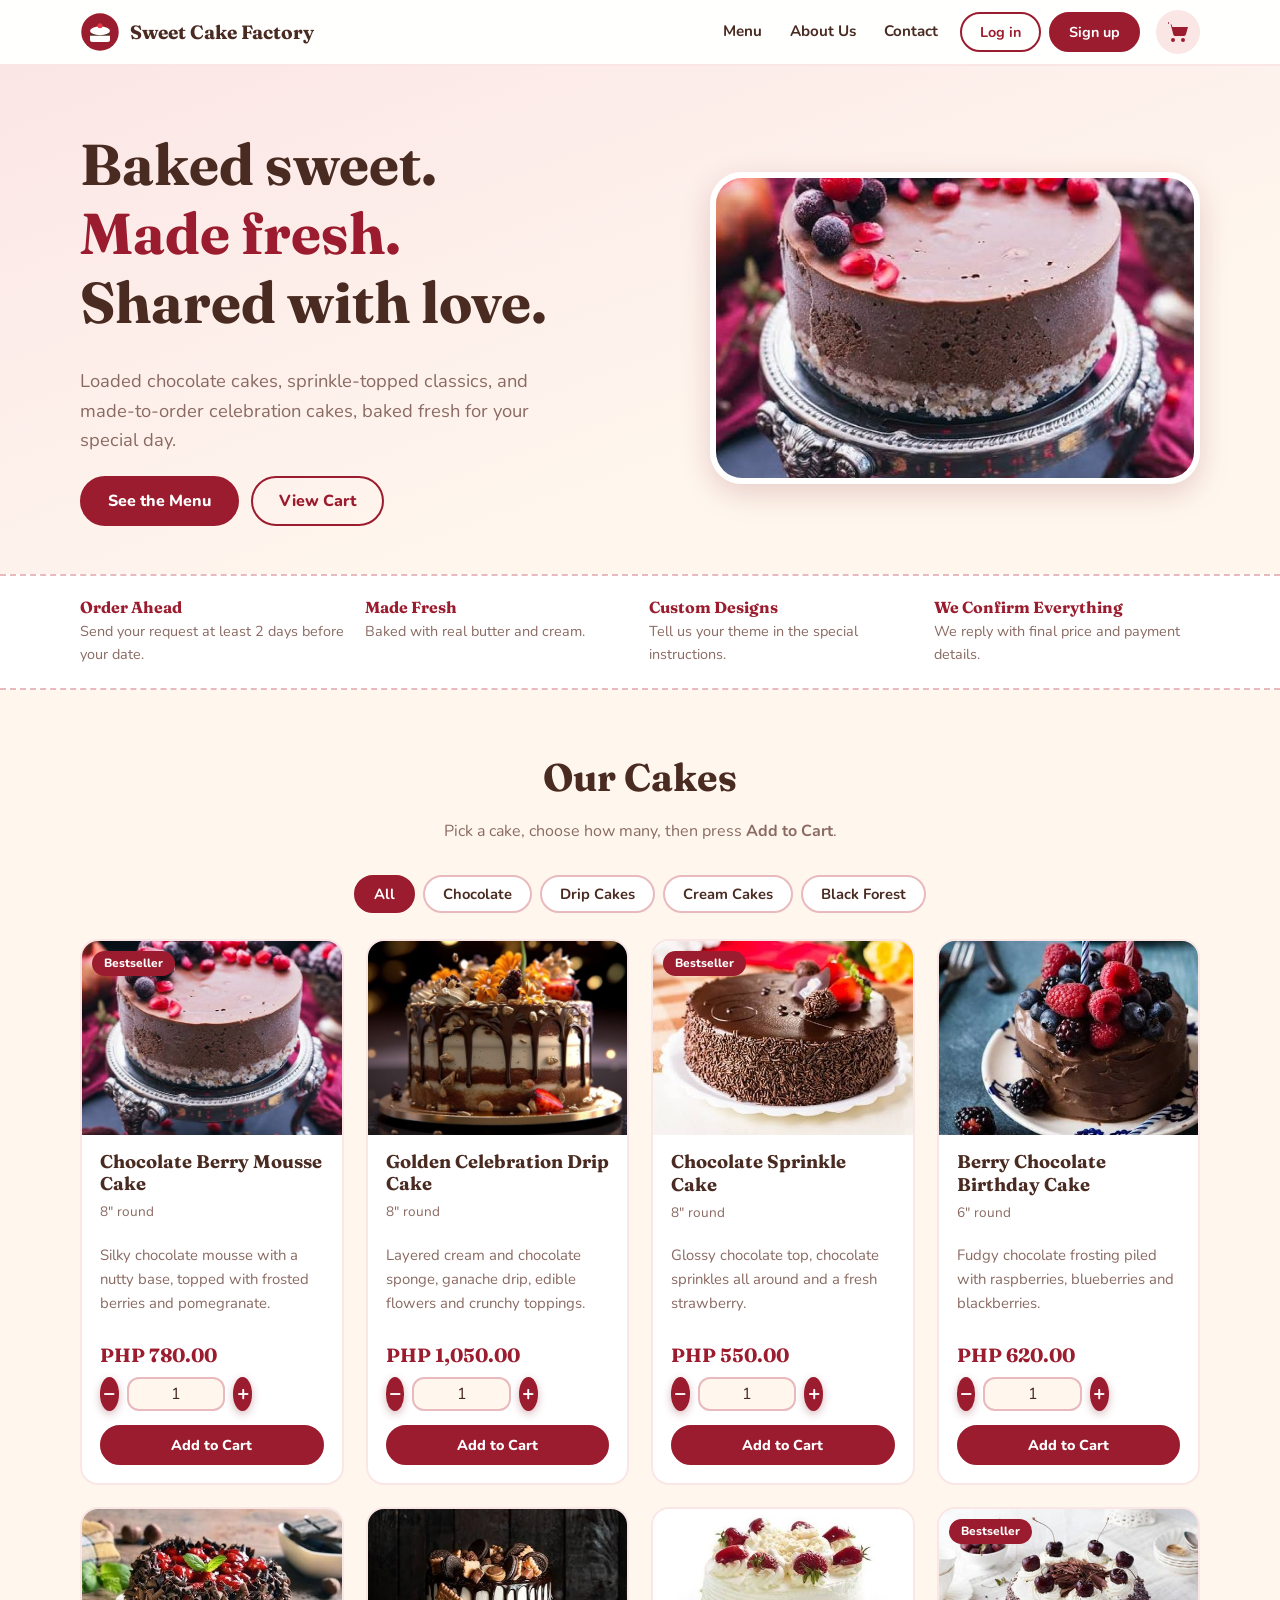
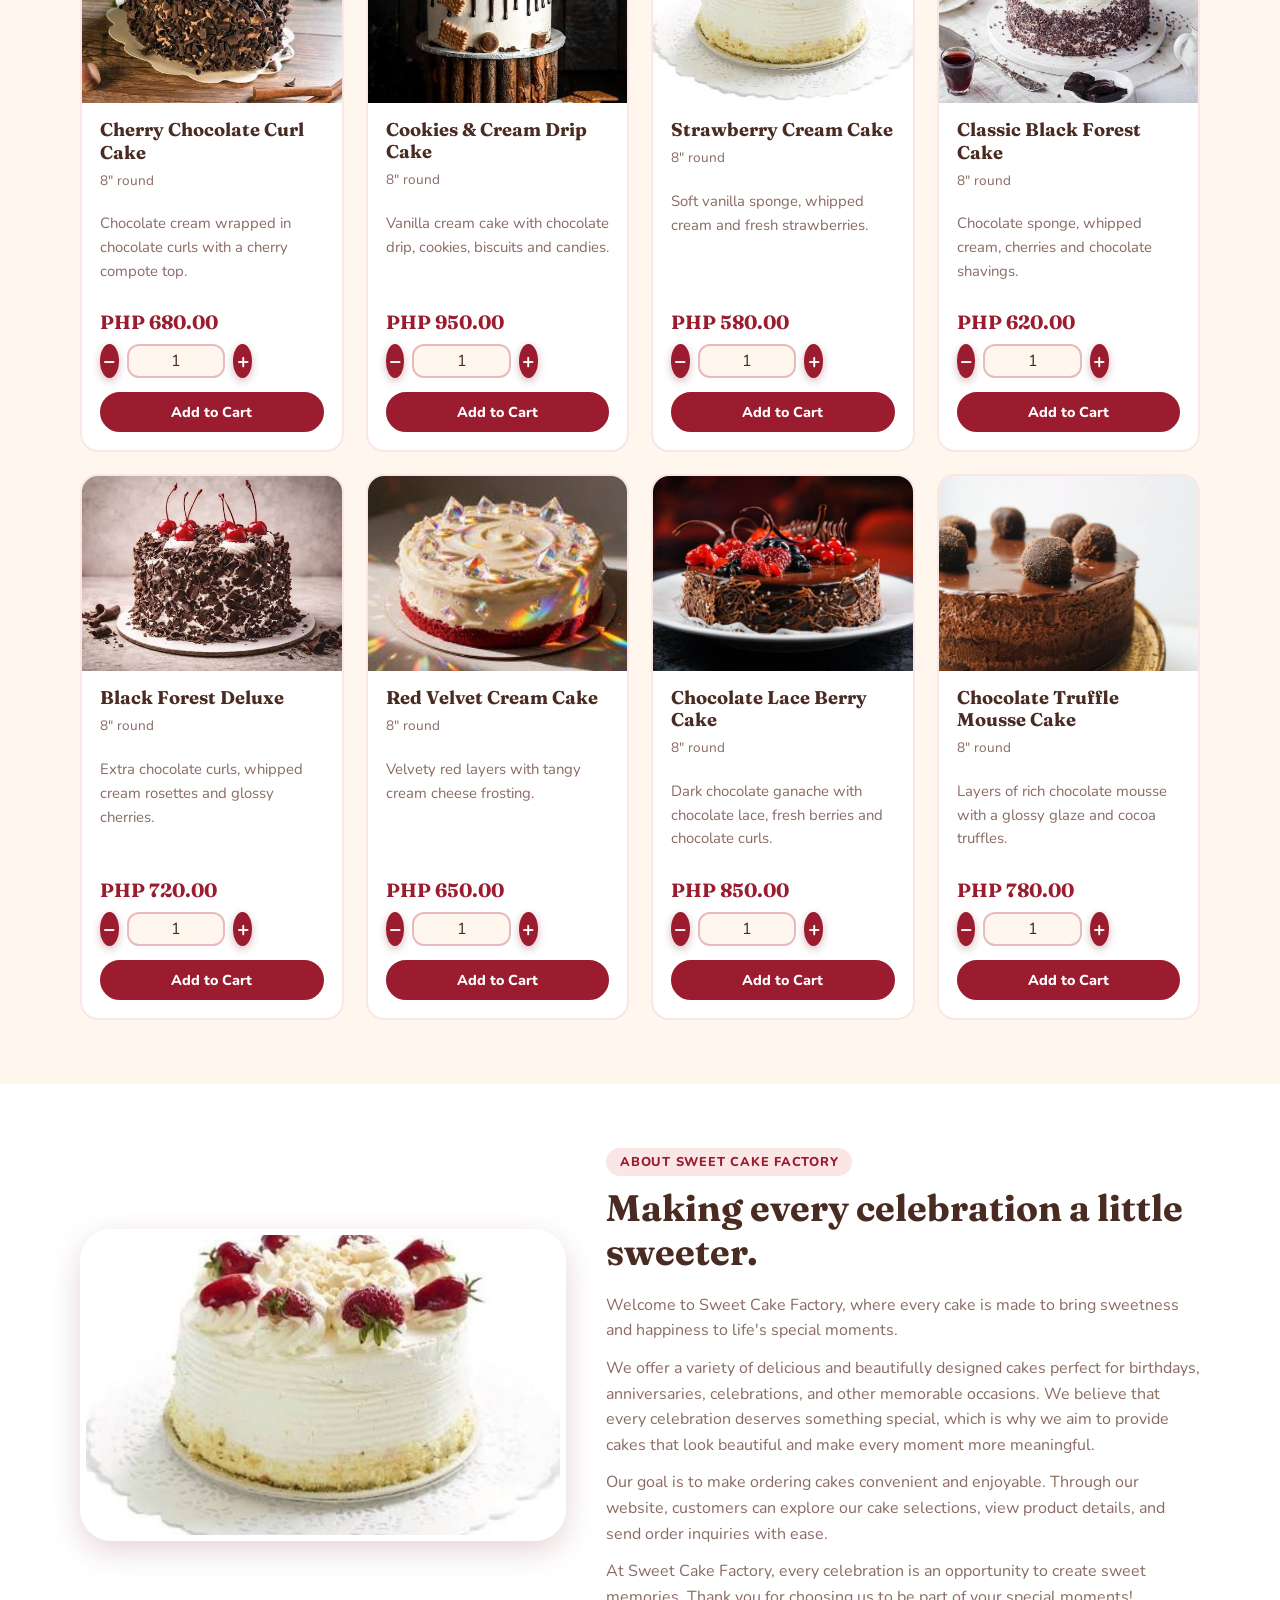
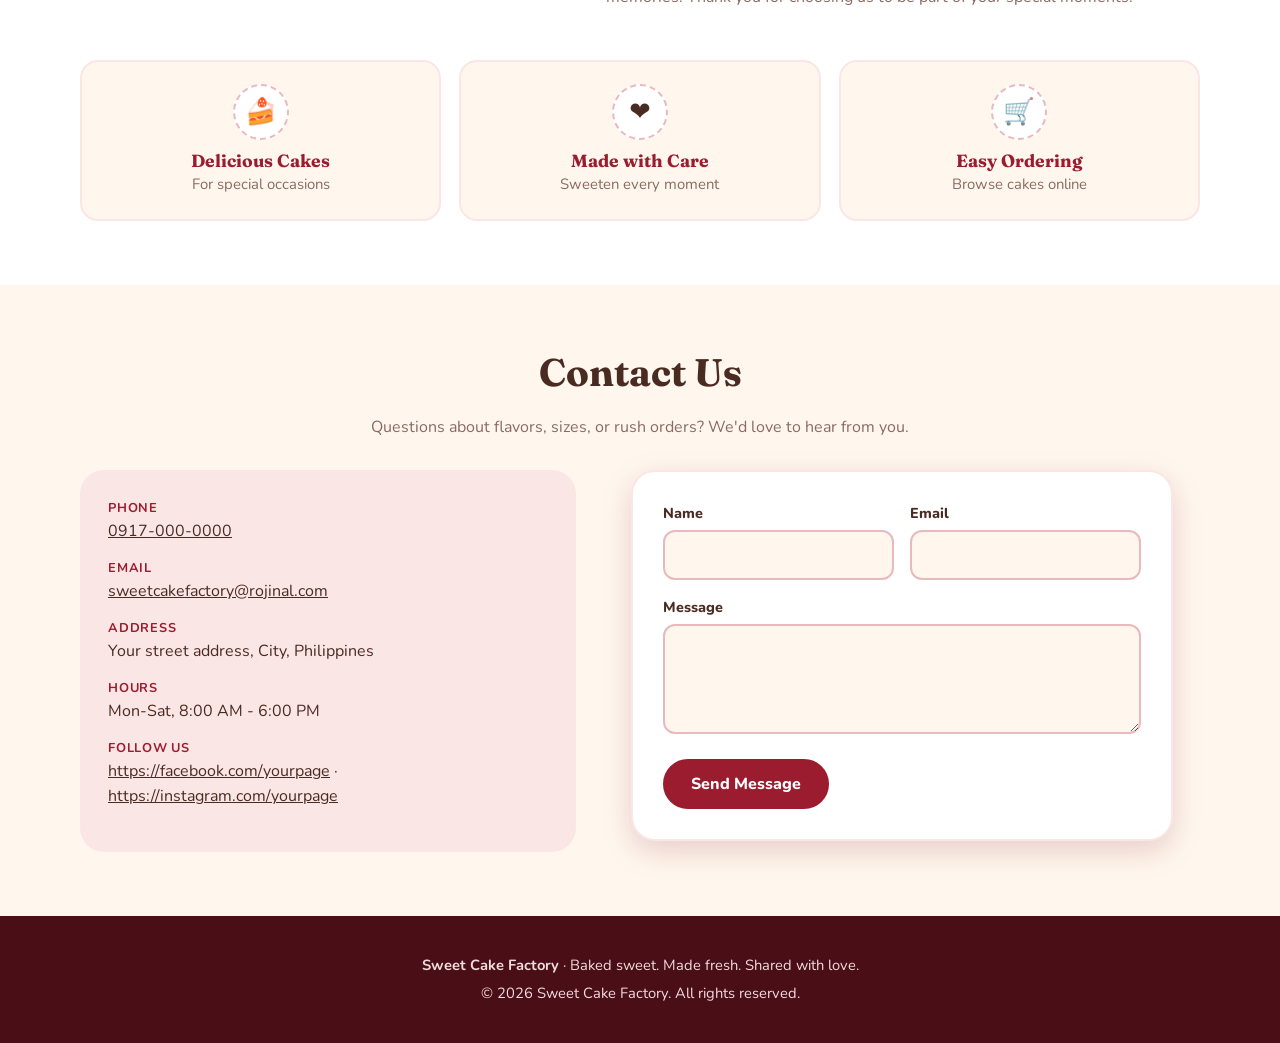
<file: index.html>
<!DOCTYPE html>
<html lang="en">
<head>
  <meta charset="utf-8">
  <meta name="viewport" content="width=device-width, initial-scale=1">
  <title>Sweet Cake Factory | Fresh Cakes Made to Order</title>
  <meta name="description" content="Order fresh chocolate, strawberry, ube and custom celebration cakes from Sweet Cake Factory. Send your order request online.">
  <link rel="icon" href="logo.svg" type="image/svg+xml">
  <link rel="preconnect" href="https://fonts.googleapis.com">
  <link rel="preconnect" href="https://fonts.gstatic.com" crossorigin>
  <link href="https://fonts.googleapis.com/css2?family=Fraunces:wght@600;700&family=Nunito:wght@400;700;800&display=swap" rel="stylesheet">
  <link rel="stylesheet" href="styles.css">
</head>
<body>
  <header class="site-header">
    <div class="wrap nav">
      <a class="brand" href="index.html"><img src="logo.svg" alt="" width="40" height="40"> Sweet Cake Factory</a>
      <ul class="nav-links">
        <li><a href="#menu">Menu</a></li>
        <li><a href="#about">About Us</a></li>
        <li><a href="#contact">Contact</a></li>
        <li id="auth-nav" class="auth-slot"></li>
      </ul>
      <div class="nav-actions">
        <a class="cart-link" href="cart.html" aria-label="Cart"><svg viewBox="0 0 24 24" width="24" height="24" aria-hidden="true"><path fill="currentColor" d="M7 18a2 2 0 1 0 0 4 2 2 0 0 0 0-4Zm10 0a2 2 0 1 0 0 4 2 2 0 0 0 0-4ZM3 2a1 1 0 0 0 0 2h1.6l2.7 10.4A2 2 0 0 0 9.2 16H18a2 2 0 0 0 1.9-1.4L22 7H6.3L5.9 5.4A2 2 0 0 0 4 4H3Z"/></svg><span class="cart-badge" data-cart-count hidden>0</span></a>
        <button class="menu-toggle" type="button" aria-label="Toggle menu" aria-expanded="false">&#9776;</button>
      </div>
    </div>
  </header>

  <main>
    <section class="hero">
      <div class="wrap hero-grid">
        <div>
          <h1>Baked sweet.<br><span>Made fresh.</span><br>Shared with love.</h1>
          <p class="lede">Loaded chocolate cakes, sprinkle-topped classics, and made-to-order celebration cakes, baked fresh for your special day.</p>
          <div class="hero-ctas">
            <a class="btn" href="#menu">See the Menu</a>
            <a class="btn outline" href="cart.html">View Cart</a>
          </div>
        </div>
        <div class="hero-art"><img src="chocolate-berry-mousse.jpg" alt="Chocolate berry mousse cake" width="400" height="300"></div>
      </div>
    </section>

    <div class="strip">
      <div class="wrap">
        <div><h4>Order Ahead</h4><p>Send your request at least <span id="lead-days-strip">2</span> days before your date.</p></div>
        <div><h4>Made Fresh</h4><p>Baked with real butter and cream.</p></div>
        <div><h4>Custom Designs</h4><p>Tell us your theme in the special instructions.</p></div>
        <div><h4>We Confirm Everything</h4><p>We reply with final price and payment details.</p></div>
      </div>
    </div>

    <section class="block" id="menu">
      <div class="wrap">
        <div class="section-head">
          <h2>Our Cakes</h2>
          <p>Pick a cake, choose how many, then press <b>Add to Cart</b>.</p>
        </div>
        <div class="filters" id="catalog-filters" role="group" aria-label="Filter by category"></div>
        <div class="grid" id="catalog-grid" aria-live="polite"></div>
      </div>
    </section>

    <section class="block alt" id="about">
      <div class="wrap about-grid">
        <div class="about-art"><img src="strawberry-cream.jpg" alt="Strawberry cream cake from Sweet Cake Factory" width="400" height="300" loading="lazy"></div>
        <div class="about-text">
          <span class="eyebrow">About Sweet Cake Factory</span>
          <h2>Making every celebration a little sweeter.</h2>
          <p>Welcome to Sweet Cake Factory, where every cake is made to bring sweetness and happiness to life's special moments.</p>
          <p>We offer a variety of delicious and beautifully designed cakes perfect for birthdays, anniversaries, celebrations, and other memorable occasions. We believe that every celebration deserves something special, which is why we aim to provide cakes that look beautiful and make every moment more meaningful.</p>
          <p>Our goal is to make ordering cakes convenient and enjoyable. Through our website, customers can explore our cake selections, view product details, and send order inquiries with ease.</p>
          <p>At Sweet Cake Factory, every celebration is an opportunity to create sweet memories. Thank you for choosing us to be part of your special moments!</p>
        </div>
      </div>
      <div class="wrap about-features">
        <div class="about-feature"><div class="about-icon" aria-hidden="true">&#127856;</div><h3>Delicious Cakes</h3><p>For special occasions</p></div>
        <div class="about-feature"><div class="about-icon" aria-hidden="true">&#10084;&#65039;</div><h3>Made with Care</h3><p>Sweeten every moment</p></div>
        <div class="about-feature"><div class="about-icon" aria-hidden="true">&#128722;</div><h3>Easy Ordering</h3><p>Browse cakes online</p></div>
      </div>
    </section>

    <section class="block" id="contact">
      <div class="wrap">
        <div class="section-head"><h2>Contact Us</h2><p>Questions about flavors, sizes, or rush orders? We'd love to hear from you.</p></div>
        <div class="contact-grid">
          <div class="contact-info">
            <ul>
              <li><b>Phone</b><a data-site="phone" href="#">-</a></li>
              <li><b>Email</b><a data-site="email" href="#">-</a></li>
              <li><b>Address</b><span data-site="address">-</span></li>
              <li><b>Hours</b><span data-site="hours">-</span></li>
              <li><b>Follow us</b><a data-site="facebook" href="#" target="_blank" rel="noopener">Facebook</a> &middot; <a data-site="instagram" href="#" target="_blank" rel="noopener">Instagram</a></li>
            </ul>
          </div>
          <form class="form-card" id="contact-form" novalidate style="max-width:none">
            <div id="contact-alert" class="alert" role="status" hidden></div>
            <div class="field-row">
              <div class="field"><label for="c-name">Name</label><input id="c-name" name="name" type="text" autocomplete="name" maxlength="80" required></div>
              <div class="field"><label for="c-email">Email</label><input id="c-email" name="email" type="email" autocomplete="email" maxlength="120" required></div>
            </div>
            <div class="field"><label for="c-msg">Message</label><textarea id="c-msg" name="message" maxlength="2000" required></textarea></div>
            <div class="hp" aria-hidden="true"><label>Leave this empty<input type="text" name="website" tabindex="-1" autocomplete="off"></label></div>
            <button class="btn" type="submit">Send Message</button>
          </form>
        </div>
      </div>
    </section>
  </main>

  <footer class="site-footer">
    <div class="wrap">
      <p><b>Sweet Cake Factory</b> &middot; Baked sweet. Made fresh. Shared with love.</p>
      <p>&copy; <span data-year></span> Sweet Cake Factory. All rights reserved.</p>
    </div>
  </footer>

  <script src="config.js"></script>
  <script src="validate.js"></script>
  <script src="backend.js"></script>
  <script src="api.js"></script>
  <script src="catalog-data.js"></script>
  <script src="cart.js"></script>
  <script src="app.js"></script>
  <script src="catalog.js"></script>
  <script src="order.js"></script>
</body>
</html>
</file>
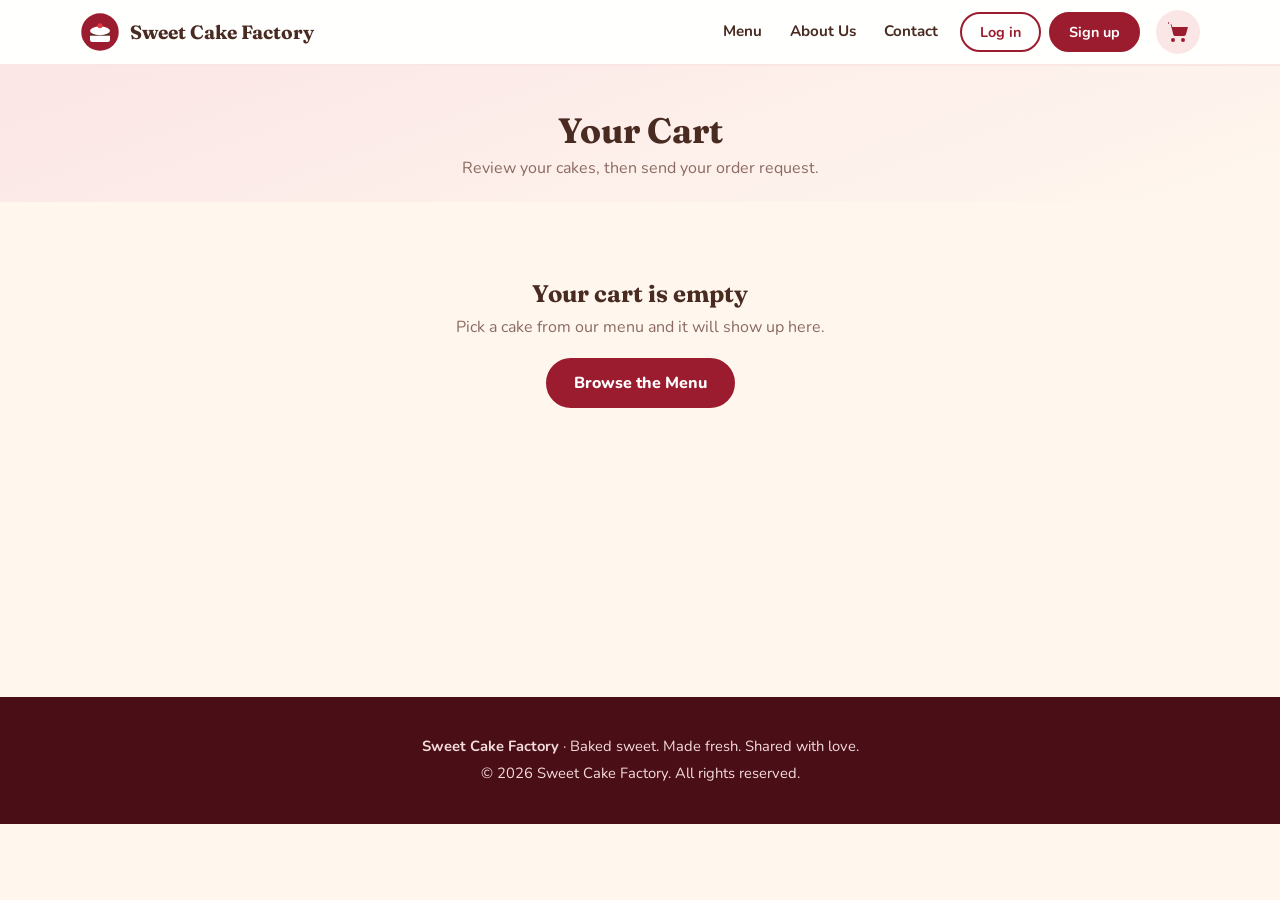
<file: cart.html>
<!DOCTYPE html>
<html lang="en">
<head>
  <meta charset="utf-8">
  <meta name="viewport" content="width=device-width, initial-scale=1">
  <title>Your Cart | Sweet Cake Factory</title>
  <link rel="icon" href="logo.svg" type="image/svg+xml">
  <link rel="preconnect" href="https://fonts.googleapis.com">
  <link rel="preconnect" href="https://fonts.gstatic.com" crossorigin>
  <link href="https://fonts.googleapis.com/css2?family=Fraunces:wght@600;700&family=Nunito:wght@400;700;800&display=swap" rel="stylesheet">
  <link rel="stylesheet" href="styles.css">
</head>
<body data-page="cart">
  <header class="site-header">
    <div class="wrap nav">
      <a class="brand" href="index.html"><img src="logo.svg" alt="" width="40" height="40"> Sweet Cake Factory</a>
      <ul class="nav-links">
        <li><a href="index.html#menu">Menu</a></li>
        <li><a href="index.html#about">About Us</a></li>
        <li><a href="index.html#contact">Contact</a></li>
        <li id="auth-nav" class="auth-slot"></li>
      </ul>
      <div class="nav-actions">
        <a class="cart-link" href="cart.html" aria-label="Cart" aria-current="page"><svg viewBox="0 0 24 24" width="24" height="24" aria-hidden="true"><path fill="currentColor" d="M7 18a2 2 0 1 0 0 4 2 2 0 0 0 0-4Zm10 0a2 2 0 1 0 0 4 2 2 0 0 0 0-4ZM3 2a1 1 0 0 0 0 2h1.6l2.7 10.4A2 2 0 0 0 9.2 16H18a2 2 0 0 0 1.9-1.4L22 7H6.3L5.9 5.4A2 2 0 0 0 4 4H3Z"/></svg><span class="cart-badge" data-cart-count hidden>0</span></a>
        <button class="menu-toggle" type="button" aria-label="Toggle menu" aria-expanded="false">&#9776;</button>
      </div>
    </div>
  </header>

  <div class="page-hero"><div class="wrap"><h1>Your Cart</h1><p>Review your cakes, then send your order request.</p></div></div>

  <main class="cart-page">
    <div class="wrap">
      <div id="cart-empty" class="cart-empty" hidden>
        <h2>Your cart is empty</h2>
        <p>Pick a cake from our menu and it will show up here.</p>
        <a class="btn" href="index.html#menu">Browse the Menu</a>
      </div>

      <div id="cart-loading" class="cart-empty"><p>Loading your cart...</p></div>

      <div class="cart-layout" id="cart-layout" hidden>
        <section class="cart-items" aria-labelledby="cart-items-h">
          <h2 id="cart-items-h" class="sr-only">Items in your cart</h2>
          <div class="cart-head" aria-hidden="true"><span>Cake</span><span>Quantity</span><span>Total</span></div>
          <div id="cart-list"></div>
          <div class="cart-actions">
            <a class="btn outline small" href="index.html#menu">&larr; Add more cakes</a>
            <span class="clear-group"><button class="btn outline small" type="button" id="cart-clear">Empty cart</button> <button class="btn outline small" type="button" id="cart-clear-cancel" hidden>Cancel</button></span>
          </div>
        </section>

        <aside class="cart-summary form-card" aria-labelledby="checkout-h">
          <h2 id="checkout-h">Checkout</h2>

          <div class="login-gate" id="order-gate" hidden>
            <p><b>Please log in to send your order request.</b><br>Your cart will be waiting for you.</p>
            <p><a class="btn" id="gate-login" href="login.html?next=cart.html">Log in</a>
               <a class="btn outline" id="gate-register" href="register.html?next=cart.html">Create account</a></p>
          </div>

          <form id="order-form" novalidate>
            <div id="order-alert" class="alert error" role="alert" hidden></div>
            <div class="field"><label for="o-name">Your name</label><input id="o-name" name="name" type="text" autocomplete="name" maxlength="80" required></div>
            <div class="field"><label for="o-phone">Contact number</label><input id="o-phone" name="phone" type="tel" autocomplete="tel" placeholder="0917 123 4567" maxlength="20" required></div>
            <div class="field"><label for="o-email">Email address</label><input id="o-email" name="email" type="email" autocomplete="email" maxlength="120" required></div>
            <div class="field">
              <label for="o-date">Requested date</label>
              <input id="o-date" name="date" type="date" required>
              <div class="hint">Please allow at least <span id="lead-days">2</span> days.</div>
            </div>
            <div class="field"><label for="o-notes">Special instructions <span style="font-weight:400">(optional)</span></label>
              <textarea id="o-notes" name="instructions" maxlength="1000" placeholder="Cake message, theme, colors, allergies, pickup or delivery address..."></textarea><div class="hint" id="notes-count" style="text-align:right">0 / 1000</div></div>
            <fieldset class="pay-methods">
              <legend>Payment method</legend>
              <label class="pay-opt"><input type="radio" name="payment" value="gcash" checked>
                <span class="pay-body"><span class="pay-title"><span class="gcash-logo" aria-hidden="true">G</span> GCash</span><span class="pay-desc">Pay by GCash after we confirm your final price</span></span></label>
              <label class="pay-opt"><input type="radio" name="payment" value="cash">
                <span class="pay-body"><span class="pay-title">Cash</span><span class="pay-desc">Pay when you pick up or receive your cake</span></span></label>
              <div class="gcash-box" id="gcash-box">
                <b>How GCash works:</b> we reply with your final amount, then you send it to
                <b data-site="gcashName">Sweet Cake Factory</b> &middot; <b data-site="gcashNumber">0917-000-0000</b>
                and reply with a screenshot of your payment and your reference number.
              </div>
            </fieldset>
            <div class="hp" aria-hidden="true"><label>Leave this empty<input type="text" name="website" tabindex="-1" autocomplete="off"></label></div>

            <div class="totals">
              <div><span>Items</span><span id="sum-count">0</span></div>
              <div><span>Payment</span><span id="sum-pay">GCash</span></div>
              <div class="grand"><span>Estimated total</span><strong id="order-total">-</strong></div>
            </div>
            <button class="btn" type="submit" style="width:100%">Send Order Request</button>
            <p class="hint" style="text-align:center;margin-top:10px">This is a request. Your order is confirmed once we reply with the final price and payment details.</p>
          </form>
        </aside>
      </div>

      <div class="success-box form-card" id="order-success" hidden>
        <h2>Thank you! Your request was sent</h2>
        <div class="code" id="success-code"></div>
        <p id="success-note"></p>
        <p id="success-pay" class="success-pay" hidden></p>
        <p><a class="btn" href="index.html#menu">Order more cakes</a></p>
      </div>
    </div>
  </main>

  <footer class="site-footer">
    <div class="wrap">
      <p><b>Sweet Cake Factory</b> &middot; Baked sweet. Made fresh. Shared with love.</p>
      <p>&copy; <span data-year></span> Sweet Cake Factory. All rights reserved.</p>
    </div>
  </footer>

  <script src="config.js"></script>
  <script src="validate.js"></script>
  <script src="backend.js"></script>
  <script src="api.js"></script>
  <script src="catalog-data.js"></script>
  <script src="cart.js"></script>
  <script src="app.js"></script>
  <script src="cart-page.js"></script>
</body>
</html>
</file>
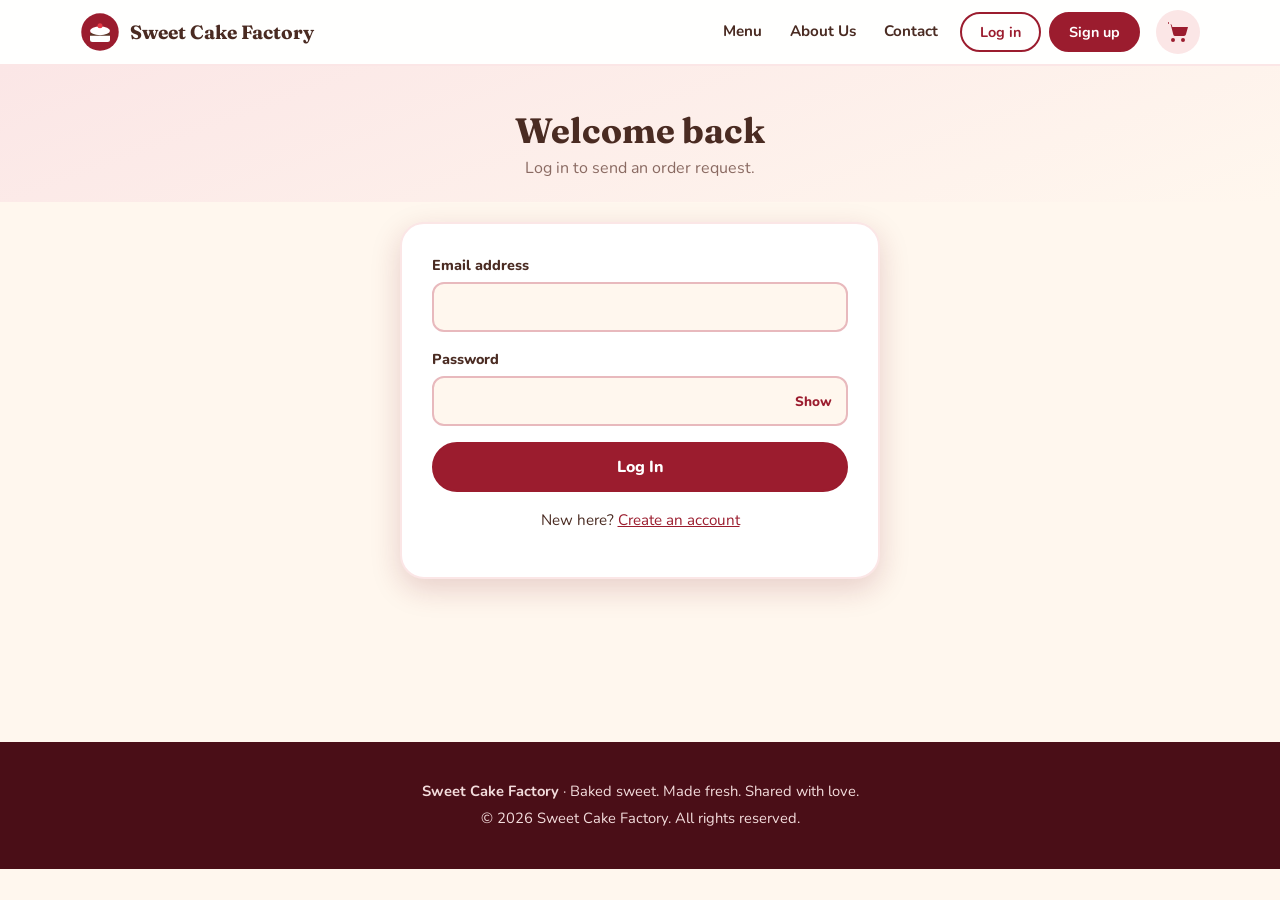
<file: login.html>
<!DOCTYPE html>
<html lang="en">
<head>
  <meta charset="utf-8">
  <meta name="viewport" content="width=device-width, initial-scale=1">
  <title>Log In | Sweet Cake Factory</title>
  <link rel="icon" href="logo.svg" type="image/svg+xml">
  <link rel="preconnect" href="https://fonts.googleapis.com">
  <link rel="preconnect" href="https://fonts.gstatic.com" crossorigin>
  <link href="https://fonts.googleapis.com/css2?family=Fraunces:wght@600;700&family=Nunito:wght@400;700;800&display=swap" rel="stylesheet">
  <link rel="stylesheet" href="styles.css">
</head>
<body>
  <header class="site-header">
    <div class="wrap nav">
      <a class="brand" href="index.html"><img src="logo.svg" alt="" width="40" height="40"> Sweet Cake Factory</a>
      <ul class="nav-links">
        <li><a href="index.html#menu">Menu</a></li>
        <li><a href="index.html#about">About Us</a></li>
        <li><a href="index.html#contact">Contact</a></li>
        <li id="auth-nav" class="auth-slot"></li>
      </ul>
      <div class="nav-actions">
        <a class="cart-link" href="cart.html" aria-label="Cart"><svg viewBox="0 0 24 24" width="24" height="24" aria-hidden="true"><path fill="currentColor" d="M7 18a2 2 0 1 0 0 4 2 2 0 0 0 0-4Zm10 0a2 2 0 1 0 0 4 2 2 0 0 0 0-4ZM3 2a1 1 0 0 0 0 2h1.6l2.7 10.4A2 2 0 0 0 9.2 16H18a2 2 0 0 0 1.9-1.4L22 7H6.3L5.9 5.4A2 2 0 0 0 4 4H3Z"/></svg><span class="cart-badge" data-cart-count hidden>0</span></a>
        <button class="menu-toggle" type="button" aria-label="Toggle menu" aria-expanded="false">&#9776;</button>
      </div>
    </div>
  </header>

  <div class="page-hero"><div class="wrap"><h1>Welcome back</h1><p>Log in to send an order request.</p></div></div>

  <main class="auth">
    <div class="wrap">
      <div class="form-card narrow">
        <div id="auth-success" class="alert success" role="status" hidden></div>
        <div id="auth-alert" class="alert error" role="alert" hidden></div>
        <form id="auth-form" data-mode="login" novalidate>
          <div class="field"><label for="email">Email address</label><input id="email" name="email" type="email" autocomplete="email" required></div>
          <div class="field"><label for="password">Password</label><div class="pw-wrap"><input id="password" name="password" type="password" autocomplete="current-password" required><button type="button" class="pw-toggle" data-toggle-pw="password" aria-pressed="false">Show</button></div></div>
          <button class="btn" type="submit" style="width:100%">Log In</button>
        </form>
        <p class="altlink">New here? <a href="register.html">Create an account</a></p>
      </div>
    </div>
  </main>

  <footer class="site-footer">
    <div class="wrap">
      <p><b>Sweet Cake Factory</b> &middot; Baked sweet. Made fresh. Shared with love.</p>
      <p>&copy; <span data-year></span> Sweet Cake Factory. All rights reserved.</p>
    </div>
  </footer>

  <script src="config.js"></script>
  <script src="validate.js"></script>
  <script src="backend.js"></script>
  <script src="api.js"></script>
  <script src="cart.js"></script>
  <script src="app.js"></script>
  <script src="auth.js"></script>
</body>
</html>
</file>
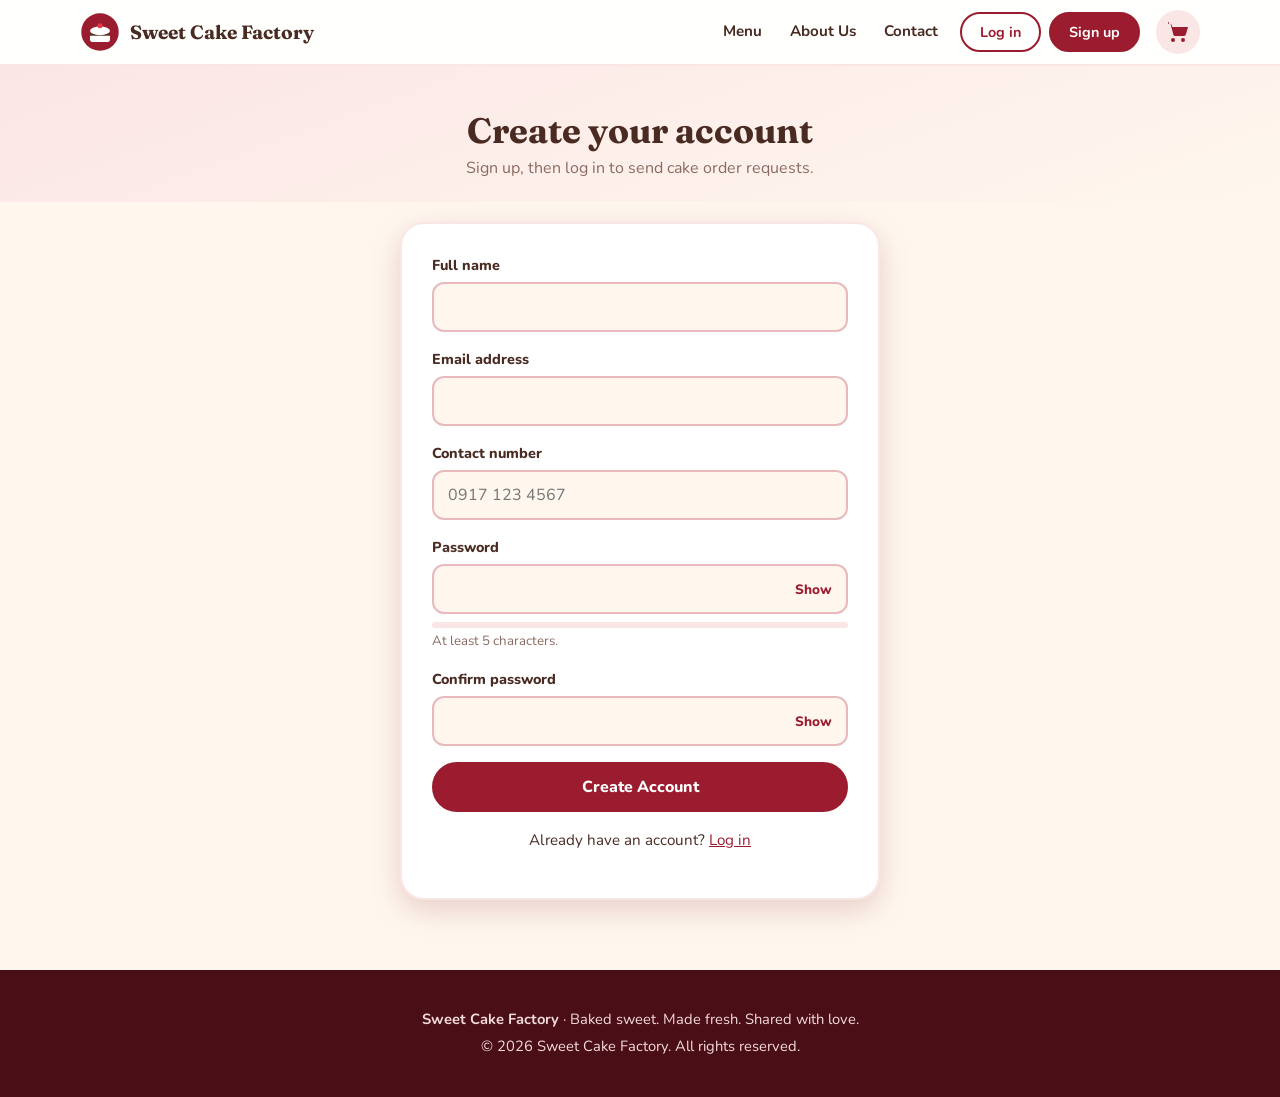
<file: register.html>
<!DOCTYPE html>
<html lang="en">
<head>
  <meta charset="utf-8">
  <meta name="viewport" content="width=device-width, initial-scale=1">
  <title>Create Account | Sweet Cake Factory</title>
  <link rel="icon" href="logo.svg" type="image/svg+xml">
  <link rel="preconnect" href="https://fonts.googleapis.com">
  <link rel="preconnect" href="https://fonts.gstatic.com" crossorigin>
  <link href="https://fonts.googleapis.com/css2?family=Fraunces:wght@600;700&family=Nunito:wght@400;700;800&display=swap" rel="stylesheet">
  <link rel="stylesheet" href="styles.css">
</head>
<body>
  <header class="site-header">
    <div class="wrap nav">
      <a class="brand" href="index.html"><img src="logo.svg" alt="" width="40" height="40"> Sweet Cake Factory</a>
      <ul class="nav-links">
        <li><a href="index.html#menu">Menu</a></li>
        <li><a href="index.html#about">About Us</a></li>
        <li><a href="index.html#contact">Contact</a></li>
        <li id="auth-nav" class="auth-slot"></li>
      </ul>
      <div class="nav-actions">
        <a class="cart-link" href="cart.html" aria-label="Cart"><svg viewBox="0 0 24 24" width="24" height="24" aria-hidden="true"><path fill="currentColor" d="M7 18a2 2 0 1 0 0 4 2 2 0 0 0 0-4Zm10 0a2 2 0 1 0 0 4 2 2 0 0 0 0-4ZM3 2a1 1 0 0 0 0 2h1.6l2.7 10.4A2 2 0 0 0 9.2 16H18a2 2 0 0 0 1.9-1.4L22 7H6.3L5.9 5.4A2 2 0 0 0 4 4H3Z"/></svg><span class="cart-badge" data-cart-count hidden>0</span></a>
        <button class="menu-toggle" type="button" aria-label="Toggle menu" aria-expanded="false">&#9776;</button>
      </div>
    </div>
  </header>

  <div class="page-hero"><div class="wrap"><h1>Create your account</h1><p>Sign up, then log in to send cake order requests.</p></div></div>

  <main class="auth">
    <div class="wrap">
      <div class="form-card narrow">
        <div id="auth-alert" class="alert error" role="alert" hidden></div>
        <form id="auth-form" data-mode="register" novalidate>
          <div class="field"><label for="name">Full name</label><input id="name" name="name" type="text" autocomplete="name" maxlength="80" required></div>
          <div class="field"><label for="email">Email address</label><input id="email" name="email" type="email" autocomplete="email" maxlength="120" required></div>
          <div class="field"><label for="phone">Contact number</label><input id="phone" name="phone" type="tel" autocomplete="tel" placeholder="0917 123 4567" maxlength="20" required></div>
          <div class="field"><label for="password">Password</label><div class="pw-wrap"><input id="password" name="password" type="password" autocomplete="new-password" required><button type="button" class="pw-toggle" data-toggle-pw="password" aria-pressed="false">Show</button></div><div class="pw-meter"><span id="pw-meter"></span></div><div class="hint"><span id="pw-text"></span> At least 5 characters.</div></div>
          <div class="field"><label for="confirm">Confirm password</label><div class="pw-wrap"><input id="confirm" name="confirm" type="password" autocomplete="new-password" required><button type="button" class="pw-toggle" data-toggle-pw="confirm" aria-pressed="false">Show</button></div></div>
          <button class="btn" type="submit" style="width:100%">Create Account</button>
        </form>
        <p class="altlink">Already have an account? <a href="login.html">Log in</a></p>
      </div>
    </div>
  </main>

  <footer class="site-footer">
    <div class="wrap">
      <p><b>Sweet Cake Factory</b> &middot; Baked sweet. Made fresh. Shared with love.</p>
      <p>&copy; <span data-year></span> Sweet Cake Factory. All rights reserved.</p>
    </div>
  </footer>

  <script src="config.js"></script>
  <script src="validate.js"></script>
  <script src="backend.js"></script>
  <script src="api.js"></script>
  <script src="cart.js"></script>
  <script src="app.js"></script>
  <script src="auth.js"></script>
</body>
</html>
</file>
<file: styles.css>
/* Sweet Cake Factory - red, maroon, cream & white theme */
:root {
  --pink: #e8b9bd;
  --pink-soft: #fbe6e6;
  --pink-deep: #b32134;
  --pink-strong: #9b1c2e;
  --cream: #fff7ee;
  --cream-deep: #fdebd7;
  --white: #ffffff;
  --choc: #4a2b22;
  --choc-soft: #8a6a62;
  --ok: #2e8b57;
  --err: #c62f4b;
  --radius: 18px;
  --shadow: 0 10px 30px rgba(122, 20, 36, .18);
  --font-body: "Nunito", system-ui, -apple-system, "Segoe UI", sans-serif;
  --font-head: "Fraunces", Georgia, "Times New Roman", serif;
}
* { box-sizing: border-box; }
html { scroll-behavior: smooth; scroll-padding-top: 84px; }
body { margin: 0; font-family: var(--font-body); color: var(--choc); background: var(--cream); line-height: 1.6; }
img { max-width: 100%; display: block; }
a { color: var(--pink-strong); }
h1, h2, h3, h4 { font-family: var(--font-head); line-height: 1.2; margin: 0 0 .5em; }
.wrap { width: min(1120px, 92%); margin-inline: auto; }
.sr-only { position: absolute; width: 1px; height: 1px; overflow: hidden; clip: rect(0 0 0 0); white-space: nowrap; }
:focus-visible { outline: 3px solid var(--pink-strong); outline-offset: 2px; }

/* Header / nav */
.site-header { position: sticky; top: 0; z-index: 50; background: rgba(255, 255, 255, .94); backdrop-filter: blur(8px); border-bottom: 2px solid var(--pink-soft); }
.nav { display: flex; align-items: center; justify-content: space-between; gap: 16px; padding: 10px 0; }
.brand { display: flex; align-items: center; gap: 10px; text-decoration: none; color: var(--choc); font-family: var(--font-head); font-weight: 700; font-size: 1.2rem; }
.brand img { width: 40px; height: 40px; }
.nav-links { display: flex; align-items: center; gap: 4px; list-style: none; margin: 0; padding: 0; }
.nav-links a { text-decoration: none; color: var(--choc); padding: 8px 12px; border-radius: 999px; font-weight: 700; font-size: .95rem; }
.nav-links a:hover { background: var(--pink-soft); }
.auth-slot { display: flex; align-items: center; gap: 8px; margin-left: 6px; }
.nav-user { color: var(--choc-soft); font-size: .9rem; padding: 0 6px; }
.menu-toggle { display: none; background: var(--pink-soft); border: 0; border-radius: 12px; padding: 8px 12px; font-size: 1.3rem; cursor: pointer; color: var(--choc); }

/* Buttons */
.btn { display: inline-block; border: 2px solid var(--pink-strong); background: var(--pink-strong); color: #fff; padding: 12px 26px; border-radius: 999px; font: 800 1rem var(--font-body); cursor: pointer; text-decoration: none; transition: transform .15s, box-shadow .15s, background .15s; }
.btn:hover { transform: translateY(-2px); box-shadow: var(--shadow); background: #6f1220; border-color: #6f1220; }
.btn.outline { background: transparent; color: var(--pink-strong); }
.btn.outline:hover { background: var(--pink-soft); }
.btn.small { padding: 8px 18px; font-size: .9rem; }
.btn[disabled] { opacity: .6; cursor: wait; transform: none; box-shadow: none; }
.nav-links .btn { padding: 8px 18px; color: #fff; }
.nav-links .btn.outline { color: var(--pink-strong); }
.nav-links .btn:hover { background: #6f1220; }
.nav-links .btn.outline:hover { background: var(--pink-soft); }

/* Hero */
.hero { background: linear-gradient(160deg, var(--pink-soft), var(--cream) 70%); padding: 64px 0 48px; }
.hero-grid { display: grid; grid-template-columns: 1.1fr .9fr; gap: 32px; align-items: center; }
.hero h1 { font-size: clamp(2.2rem, 5vw, 3.6rem); color: var(--choc); }
.hero h1 span { color: var(--pink-strong); }
.lede { font-size: 1.15rem; color: var(--choc-soft); max-width: 46ch; }
.hero-ctas { display: flex; gap: 12px; flex-wrap: wrap; margin-top: 22px; }
.hero-art { border-radius: 32px; overflow: hidden; box-shadow: var(--shadow); border: 6px solid #fff; }

.strip { background: var(--white); border-block: 2px dashed var(--pink); }
.strip .wrap { display: grid; grid-template-columns: repeat(auto-fit, minmax(210px, 1fr)); gap: 18px; padding: 22px 0; }
.strip h4 { color: var(--pink-strong); margin-bottom: 2px; font-size: 1rem; }
.strip p { margin: 0; font-size: .9rem; color: var(--choc-soft); }

/* Sections */
section.block { padding: 64px 0; }
section.block.alt { background: var(--white); }
.section-head { text-align: center; margin-bottom: 30px; }
.section-head h2 { font-size: clamp(1.7rem, 3.5vw, 2.4rem); }
.section-head p { color: var(--choc-soft); max-width: 56ch; margin: 0 auto; }

/* Catalog */
.filters { display: flex; flex-wrap: wrap; justify-content: center; gap: 8px; margin-bottom: 26px; }
.chip { border: 2px solid var(--pink); background: #fff; color: var(--choc); padding: 7px 18px; border-radius: 999px; font: 700 .92rem var(--font-body); cursor: pointer; }
.chip[aria-pressed="true"] { background: var(--pink-strong); border-color: var(--pink-strong); color: #fff; }
.grid { display: grid; grid-template-columns: repeat(auto-fill, minmax(250px, 1fr)); gap: 22px; }
.card { background: #fff; border: 2px solid var(--pink-soft); border-radius: var(--radius); overflow: hidden; display: flex; flex-direction: column; transition: transform .2s, box-shadow .2s; }
.card:hover { transform: translateY(-4px); box-shadow: var(--shadow); }
.card.selected { border-color: var(--pink-strong); box-shadow: var(--shadow); }
.card-img { position: relative; background: var(--pink-soft); aspect-ratio: 4 / 3; }
.card-img img { width: 100%; height: 100%; object-fit: cover; }
.badge { position: absolute; top: 10px; left: 10px; background: var(--pink-strong); color: #fff; padding: 3px 12px; border-radius: 999px; font-size: .75rem; font-weight: 800; }
.card-body { padding: 16px 18px 18px; display: flex; flex-direction: column; gap: 6px; flex: 1; }
.card-body h3 { font-size: 1.15rem; margin: 0; }
.card-size { color: var(--choc-soft); font-size: .85rem; }
.card-desc { color: var(--choc-soft); font-size: .93rem; flex: 1; }
.card-foot { display: flex; align-items: center; justify-content: space-between; gap: 10px; margin-top: 6px; flex-wrap: wrap; }
.price { font: 700 1.2rem var(--font-head); color: var(--pink-strong); }
.qty-pick { display: inline-flex; align-items: center; gap: 8px; }
.qty-pick button { border: 0; background: var(--pink-strong); width: 34px; height: 34px; border-radius: 50%; display: grid; place-items: center; padding: 0; font: 700 1.3rem/1 var(--font-body); color: #fff; cursor: pointer; box-shadow: 0 3px 8px rgba(122, 20, 36, .3); transition: transform .12s, background .15s; }
.qty-pick button:hover { background: #6f1220; transform: scale(1.1); }
.qty-pick button:active { transform: scale(.92); }
.qty-pick input { width: 46px; height: 34px; text-align: center; border: 2px solid var(--pink); border-radius: 10px; font: 700 1rem var(--font-body); background: #fff; -moz-appearance: textfield; color: var(--choc); }
.qty-pick input::-webkit-outer-spin-button, .qty-pick input::-webkit-inner-spin-button { -webkit-appearance: none; margin: 0; }
.card .btn { width: 100%; text-align: center; margin-top: 8px; }

/* Forms */
.form-card { background: #fff; border: 2px solid var(--pink-soft); border-radius: 24px; padding: 30px; box-shadow: var(--shadow); max-width: 780px; margin-inline: auto; }
.form-card.narrow { max-width: 480px; }
.field { margin-bottom: 16px; }
.field-row { display: grid; grid-template-columns: 1fr 1fr; gap: 16px; }
label { display: block; font-weight: 800; font-size: .9rem; margin-bottom: 5px; }
input[type=text], input[type=email], input[type=tel], input[type=password], input[type=number], input[type=date], select, textarea {
  width: 100%; padding: 12px 14px; border: 2px solid var(--pink); border-radius: 12px; font: 1rem var(--font-body); color: var(--choc); background: var(--cream);
}
input:focus, select:focus, textarea:focus { outline: none; border-color: var(--pink-strong); background: #fff; }
textarea { resize: vertical; min-height: 110px; }
.field.invalid input, .field.invalid select, .field.invalid textarea { border-color: var(--err); }
.field-error { color: var(--err); font-size: .83rem; font-weight: 700; min-height: 0; margin-top: 3px; }
.hint { color: var(--choc-soft); font-size: .83rem; margin-top: 3px; }
.hp { position: absolute; left: -9999px; width: 1px; height: 1px; overflow: hidden; }
.alert { padding: 12px 16px; border-radius: 12px; margin-bottom: 16px; font-weight: 700; }
.alert.error { background: #fde6e6; color: var(--err); border: 1px solid #f0b4b4; }
.alert.success { background: #e3f7ea; color: var(--ok); border: 1px solid #a8e0bd; }
.alert.info { background: var(--pink-soft); color: var(--choc); border: 1px solid var(--pink); }
.alert[hidden] { display: none; }
.order-summary { background: var(--cream); border: 2px dashed var(--pink); border-radius: 14px; padding: 14px 18px; margin-bottom: 18px; display: flex; justify-content: space-between; align-items: center; gap: 12px; flex-wrap: wrap; }
.order-summary strong { font-family: var(--font-head); font-size: 1.25rem; color: var(--pink-strong); }
.login-gate { text-align: center; }
.altlink { text-align: center; margin-top: 16px; font-size: .95rem; }
.success-box { text-align: center; padding: 10px 0; }
.success-box .code { display: inline-block; background: var(--pink-soft); border: 2px dashed var(--pink-deep); padding: 8px 20px; border-radius: 12px; font: 700 1.25rem var(--font-head); margin: 12px 0; }

/* Contact */
.contact-grid { display: grid; grid-template-columns: 1fr 1.2fr; gap: 28px; align-items: start; }
.contact-info { background: var(--pink-soft); border-radius: 24px; padding: 28px; }
.contact-info ul { list-style: none; padding: 0; margin: 0; }
.contact-info li { margin-bottom: 14px; }
.contact-info b { display: block; font-size: .8rem; text-transform: uppercase; letter-spacing: .06em; color: var(--pink-strong); }
.contact-info a { color: var(--choc); }

/* Auth pages */
.page-hero { background: linear-gradient(160deg, var(--pink-soft), var(--cream)); padding: 44px 0 20px; text-align: center; }
.page-hero h1 { font-size: 2.2rem; margin-bottom: 4px; }
.page-hero p { color: var(--choc-soft); margin: 0; }
main.auth { padding: 20px 0 70px; min-height: 60vh; }

/* Footer */
.site-footer { background: #4a0e17; color: #f3dcdc; padding: 34px 0; text-align: center; font-size: .92rem; }
.site-footer a { color: var(--pink); }
.site-footer p { margin: 4px 0; }

/* Toast */
.toast { position: fixed; bottom: 22px; left: 50%; transform: translateX(-50%) translateY(30px); background: var(--choc); color: #fff; padding: 12px 22px; border-radius: 999px; opacity: 0; pointer-events: none; transition: all .3s; z-index: 100; font-weight: 700; max-width: 90vw; }
.toast.show { opacity: 1; transform: translateX(-50%) translateY(0); }

/* Responsive */
@media (max-width: 860px) {
  .hero-grid, .contact-grid { grid-template-columns: 1fr; }
  .hero { padding-top: 40px; }
  .hero-art { max-width: 420px; margin-inline: auto; }
  .menu-toggle { display: block; }
  .nav-links { position: absolute; top: 100%; left: 0; right: 0; background: #fff; flex-direction: column; align-items: stretch; padding: 12px 4%; border-bottom: 2px solid var(--pink-soft); display: none; gap: 2px; }
  .nav-links.open { display: flex; }
  .nav-links a { padding: 12px 14px; }
  .auth-slot { display: flex; align-items: center; gap: 8px; margin-left: 6px; }
.nav-user { padding: 8px 14px; }
}
@media (max-width: 560px) {
  .field-row { grid-template-columns: 1fr; gap: 0; }
  .form-card { padding: 22px 18px; }
  section.block { padding: 46px 0; }
}
@media (prefers-reduced-motion: reduce) { * { transition: none !important; scroll-behavior: auto !important; } }

/* Validation states & password helpers */
.field.valid input, .field.valid select { border-color: #4caf7a; }
.field-error:empty { display: none; }
.pw-wrap { position: relative; }
.pw-wrap input { padding-right: 70px; }
.pw-toggle { position: absolute; right: 8px; top: 50%; transform: translateY(-50%); background: none; border: 0; color: var(--pink-strong); font: 800 .85rem var(--font-body); cursor: pointer; padding: 6px 8px; }
.pw-meter { height: 6px; background: var(--pink-soft); border-radius: 99px; margin-top: 8px; overflow: hidden; }
.pw-meter span { display: block; height: 100%; width: 0; border-radius: 99px; transition: width .25s, background .25s; }
.pw-meter span[data-level="0"] { width: 18%; background: var(--err); }
.pw-meter span[data-level="1"] { width: 36%; background: #f08a3c; }
.pw-meter span[data-level="2"] { width: 60%; background: #e6b422; }
.pw-meter span[data-level="3"] { width: 82%; background: #7cc576; }
.pw-meter span[data-level="4"] { width: 100%; background: #2e8b57; }
.card-img img, .hero-art img { object-fit: cover; }
.hero-art img { width: 100%; aspect-ratio: 4 / 3; }

/* ---------- Cart ---------- */
.nav-actions { display: flex; align-items: center; gap: 8px; }
.nav-links { margin-left: auto; }
.cart-link { position: relative; display: grid; place-items: center; width: 44px; height: 44px; border-radius: 50%; color: var(--pink-strong); background: var(--pink-soft); text-decoration: none; transition: background .15s, transform .15s; }
.cart-link:hover { background: var(--pink); transform: scale(1.06); }
.cart-badge { position: absolute; top: -4px; right: -4px; min-width: 20px; height: 20px; padding: 0 5px; border-radius: 999px; background: var(--pink-strong); color: #fff; font: 800 .72rem/20px var(--font-body); text-align: center; border: 2px solid #fff; }
.cart-badge[hidden] { display: none; }
.toast a { color: var(--pink); font-weight: 800; margin-left: 6px; }
.toast.has-action { pointer-events: auto; }
.card.selected .btn[disabled] { cursor: default; opacity: 1; background: var(--ok); border-color: var(--ok); }

.cart-page { padding: 28px 0 70px; min-height: 55vh; }
.cart-empty { text-align: center; padding: 50px 10px; }
.cart-empty h2 { margin-bottom: 6px; }
.cart-empty p { color: var(--choc-soft); margin: 0 0 18px; }
.cart-layout { display: grid; grid-template-columns: 1.6fr 1fr; gap: 28px; align-items: start; }
.cart-layout[hidden], .cart-empty[hidden], .success-box[hidden] { display: none; }
.cart-items { background: #fff; border: 2px solid var(--pink-soft); border-radius: var(--radius); padding: 8px 20px 20px; }
.cart-head { display: grid; grid-template-columns: 1fr 130px 110px; gap: 14px; padding: 12px 0; border-bottom: 2px solid var(--pink-soft); font-weight: 800; font-size: .8rem; text-transform: uppercase; letter-spacing: .06em; color: var(--pink-strong); }
.cart-head span:last-child { text-align: right; }
.cart-row { display: grid; grid-template-columns: 1fr 130px 110px; gap: 14px; align-items: center; padding: 16px 0; border-bottom: 1px solid var(--pink-soft); }
.cart-prod { display: flex; gap: 14px; align-items: center; min-width: 0; }
.cart-prod img { width: 96px; height: 72px; object-fit: cover; border-radius: 12px; flex: none; background: var(--pink-soft); }
.cart-prod h3 { font-size: 1.02rem; margin: 0 0 2px; }
.cart-row .qty-pick { justify-self: start; }
.cart-line-total { text-align: right; font: 700 1.05rem var(--font-head); color: var(--pink-strong); }
.link-btn { background: none; border: 0; padding: 2px 0; color: var(--pink-strong); font: 700 .85rem var(--font-body); text-decoration: underline; cursor: pointer; }
.link-btn:hover { color: #6f1220; }
.cart-actions { display: flex; justify-content: space-between; gap: 10px; flex-wrap: wrap; margin-top: 18px; }
.cart-summary { position: sticky; top: 90px; max-width: none; padding: 24px; margin: 0; }
.cart-summary h2 { font-size: 1.4rem; }
.totals { background: var(--cream); border: 2px dashed var(--pink); border-radius: 14px; padding: 12px 16px; margin-bottom: 16px; }
.totals > div { display: flex; justify-content: space-between; gap: 10px; align-items: center; }
.totals .grand { margin-top: 6px; padding-top: 8px; border-top: 1px solid var(--pink); }
.totals .grand strong { font-family: var(--font-head); font-size: 1.3rem; color: var(--pink-strong); }
.success-box.form-card { max-width: 560px; margin: 20px auto; padding: 34px 26px; }

@media (max-width: 860px) {
  .cart-layout { grid-template-columns: 1fr; }
  .cart-summary { position: static; }
  .nav-actions { margin-left: auto; }
  .nav-links { margin-left: 0; }
}
@media (max-width: 560px) {
  .cart-head { display: none; }
  .cart-row { grid-template-columns: 1fr auto; row-gap: 10px; }
  .cart-prod { grid-column: 1 / -1; }
  .cart-prod img { width: 80px; height: 60px; }
  .cart-items { padding: 6px 14px 16px; }
}

/* ---------- About Us ---------- */
.about-grid { display: grid; grid-template-columns: .9fr 1.1fr; gap: 40px; align-items: center; }
.about-art { border-radius: 32px; overflow: hidden; box-shadow: var(--shadow); border: 6px solid #fff; }
.about-art img { width: 100%; aspect-ratio: 4 / 3; object-fit: cover; }
.eyebrow { display: inline-block; background: var(--pink-soft); color: var(--pink-strong); font: 800 .8rem var(--font-body); letter-spacing: .06em; text-transform: uppercase; padding: 5px 14px; border-radius: 999px; margin-bottom: 10px; }
.about-text h2 { font-size: clamp(1.6rem, 3.4vw, 2.3rem); color: var(--choc); }
.about-text p { color: var(--choc-soft); margin: 0 0 12px; }
.about-features { display: grid; grid-template-columns: repeat(auto-fit, minmax(200px, 1fr)); gap: 18px; margin-top: 38px; }
.about-feature { background: var(--cream); border: 2px solid var(--pink-soft); border-radius: var(--radius); padding: 22px 18px; text-align: center; transition: transform .2s, box-shadow .2s; }
.about-feature:hover { transform: translateY(-4px); box-shadow: var(--shadow); }
.about-icon { width: 56px; height: 56px; margin: 0 auto 10px; display: grid; place-items: center; border-radius: 50%; background: #fff; border: 2px dashed var(--pink); font-size: 1.6rem; }
.about-feature h3 { font-size: 1.1rem; margin-bottom: 2px; color: var(--pink-strong); }
.about-feature p { margin: 0; color: var(--choc-soft); font-size: .93rem; }
@media (max-width: 860px) { .about-grid { grid-template-columns: 1fr; gap: 24px; } .about-art { max-width: 440px; margin-inline: auto; } }

/* ---------- Payment method ---------- */
.pay-methods { border: 0; padding: 0; margin: 0 0 16px; min-width: 0; }
.pay-methods legend { font-weight: 800; font-size: .9rem; padding: 0; margin-bottom: 6px; }
.pay-opt { display: flex; gap: 12px; align-items: flex-start; border: 2px solid var(--pink); border-radius: 12px; padding: 11px 14px; margin: 0 0 8px; cursor: pointer; background: var(--cream); font-weight: 400; }
.pay-opt input { margin-top: 5px; accent-color: var(--pink-strong); width: 18px; height: 18px; flex: none; }
.pay-opt:has(input:checked) { border-color: var(--pink-strong); background: #fff; box-shadow: 0 0 0 3px var(--pink-soft); }
.pay-body { display: flex; flex-direction: column; }
.pay-title { font-weight: 800; display: flex; align-items: center; gap: 8px; }
.pay-desc { color: var(--choc-soft); font-size: .85rem; }
.gcash-logo { display: inline-grid; place-items: center; width: 22px; height: 22px; border-radius: 50%; background: #0070e0; color: #fff; font: 800 .8rem var(--font-body); }
.gcash-box { background: #eaf3ff; border: 2px solid #b9d7fb; color: #17375e; border-radius: 12px; padding: 11px 14px; font-size: .88rem; }
.gcash-box[hidden] { display: none; }
.success-pay { background: #eaf3ff; border: 2px solid #b9d7fb; border-radius: 12px; padding: 10px 14px; color: #17375e; }
.success-pay[hidden] { display: none; }
.clear-group { display: inline-flex; gap: 8px; flex-wrap: wrap; }

.design-bar{background:#4a0e17;color:#fff;text-align:center;font:700 .82rem var(--font-body);padding:7px 12px;position:relative;z-index:60}
</file>
